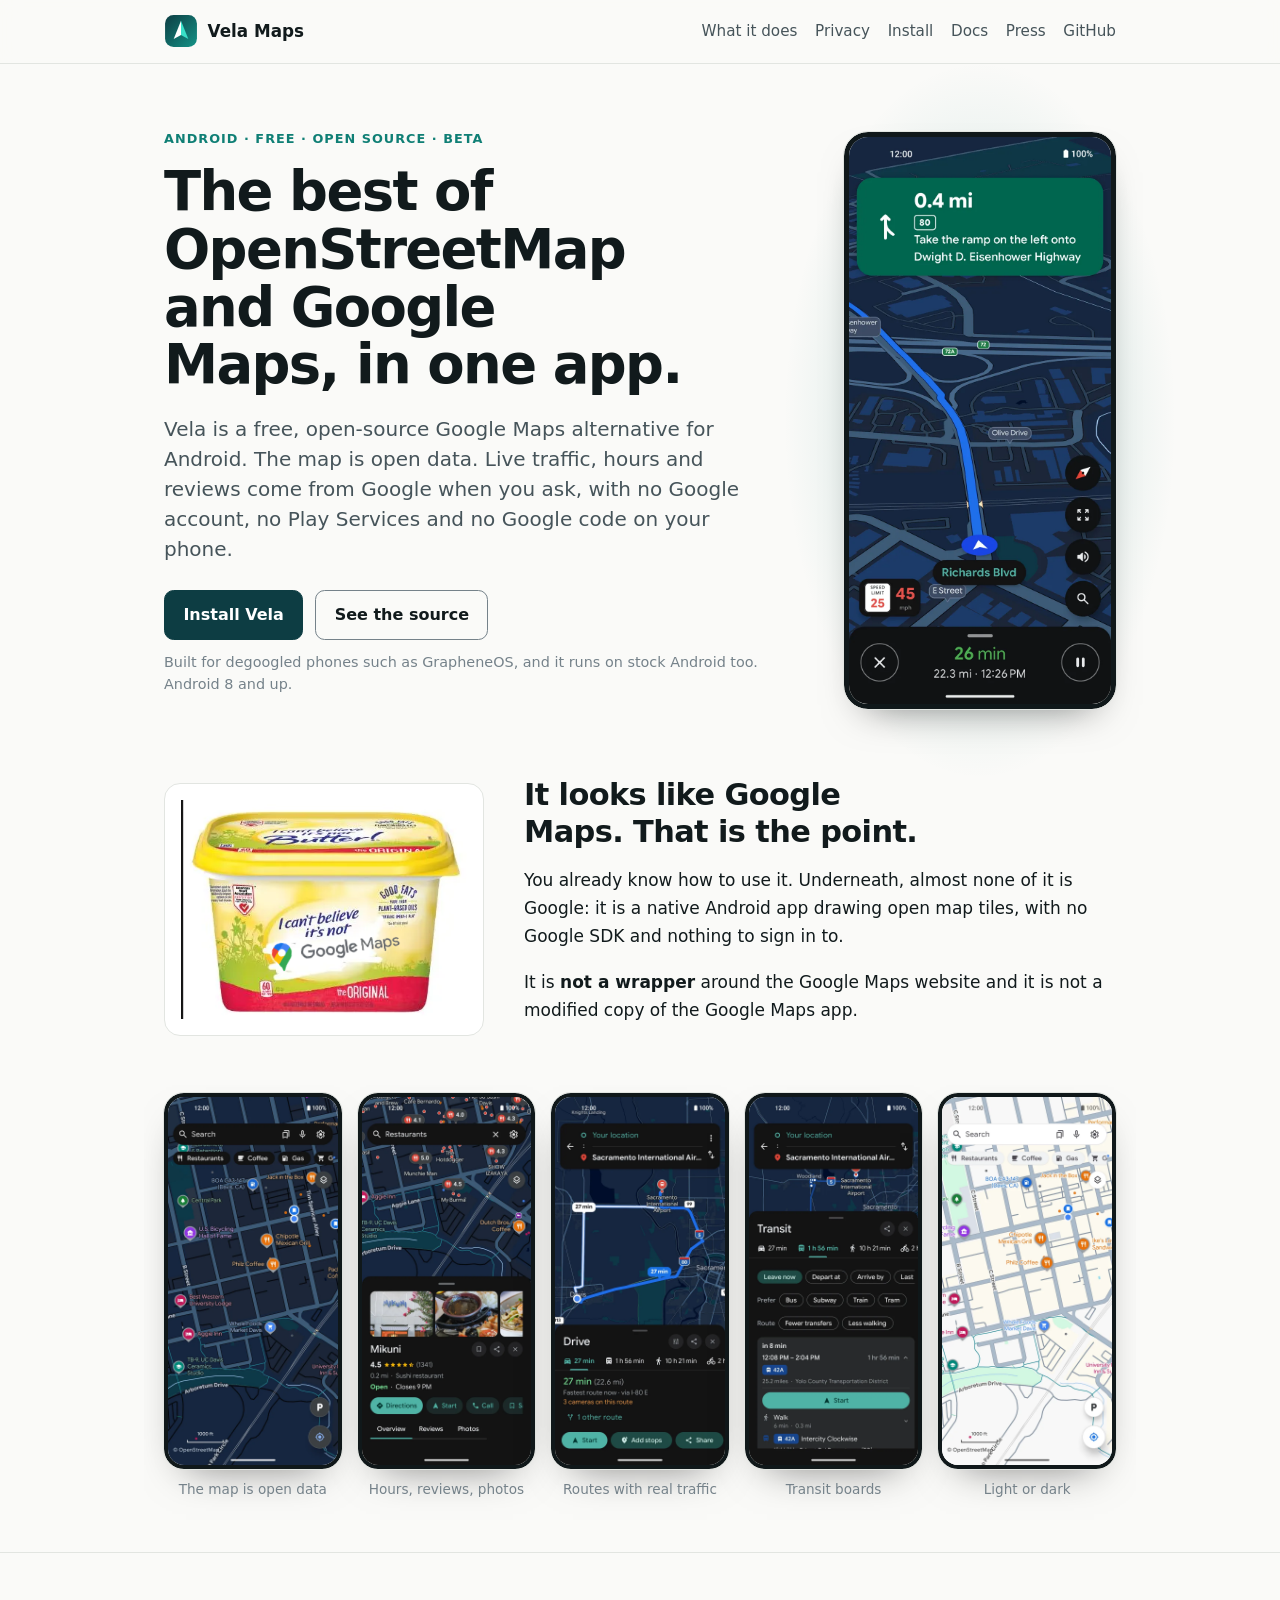
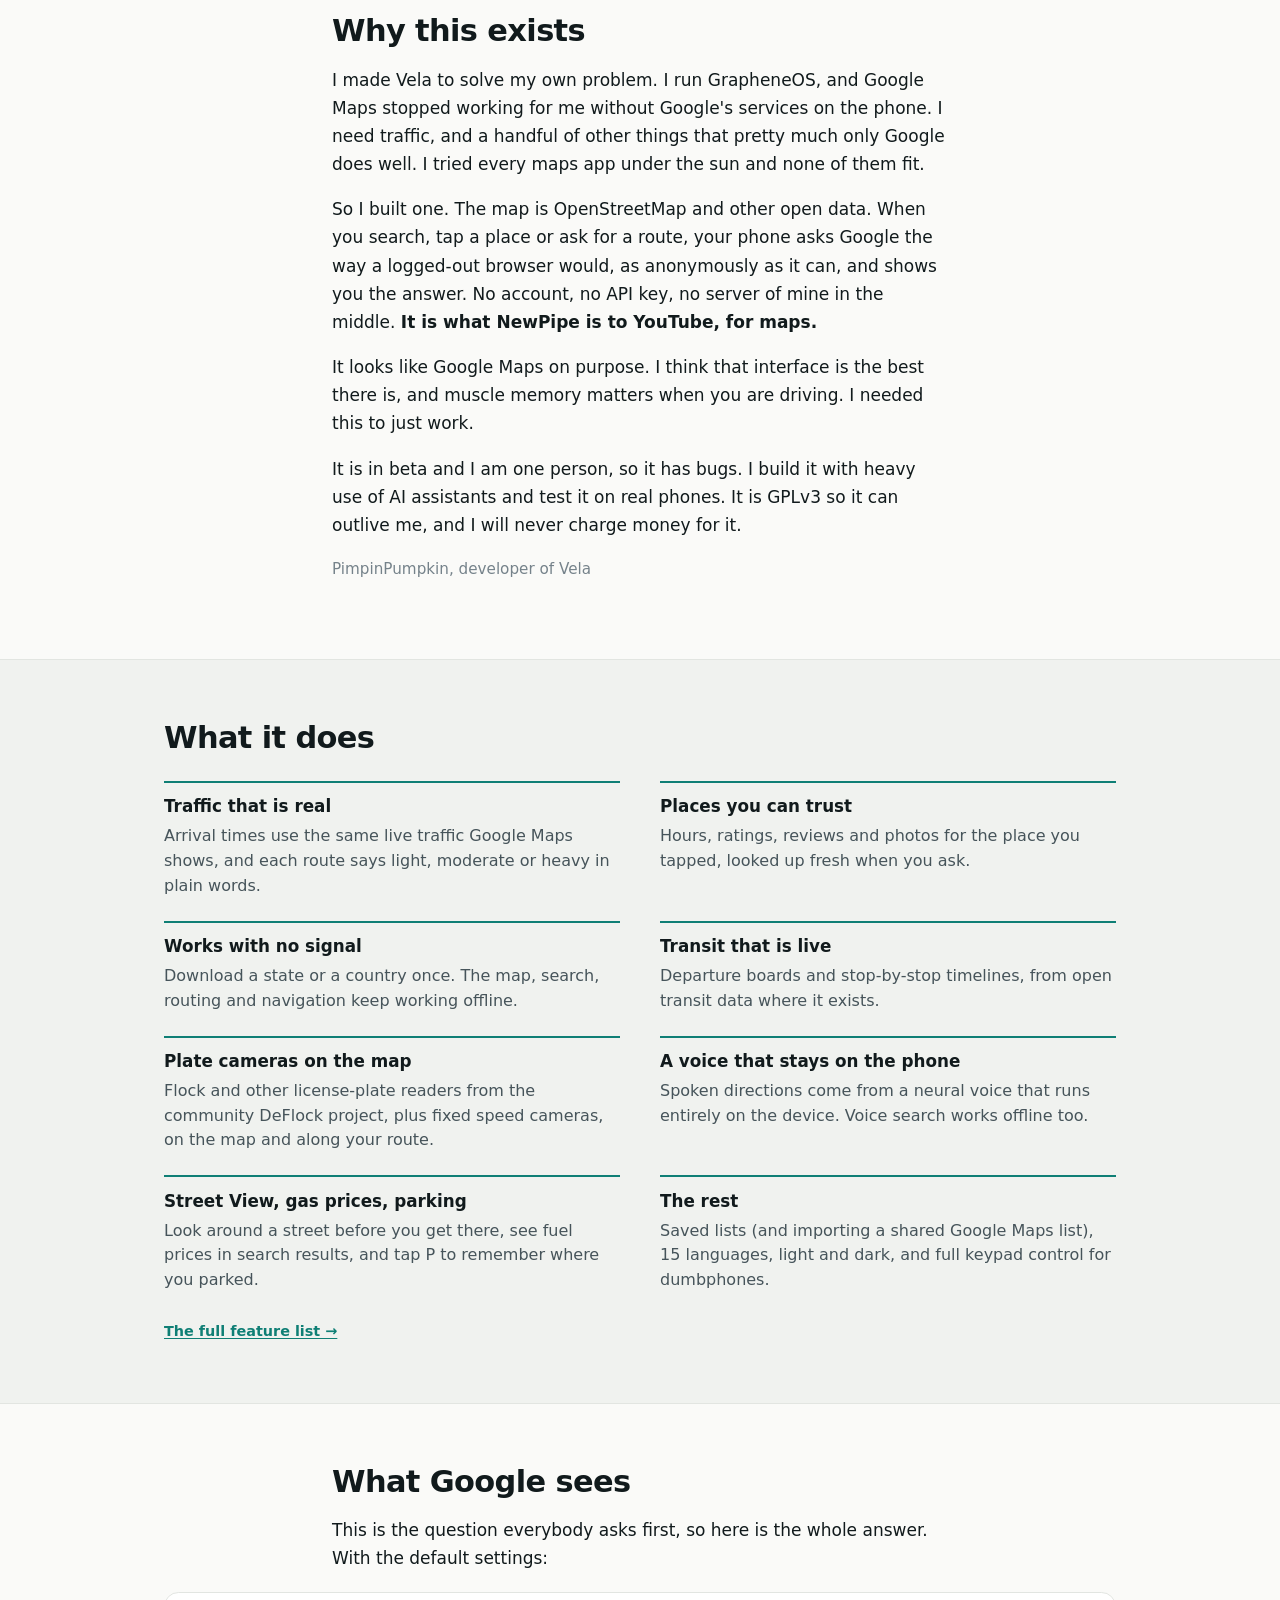
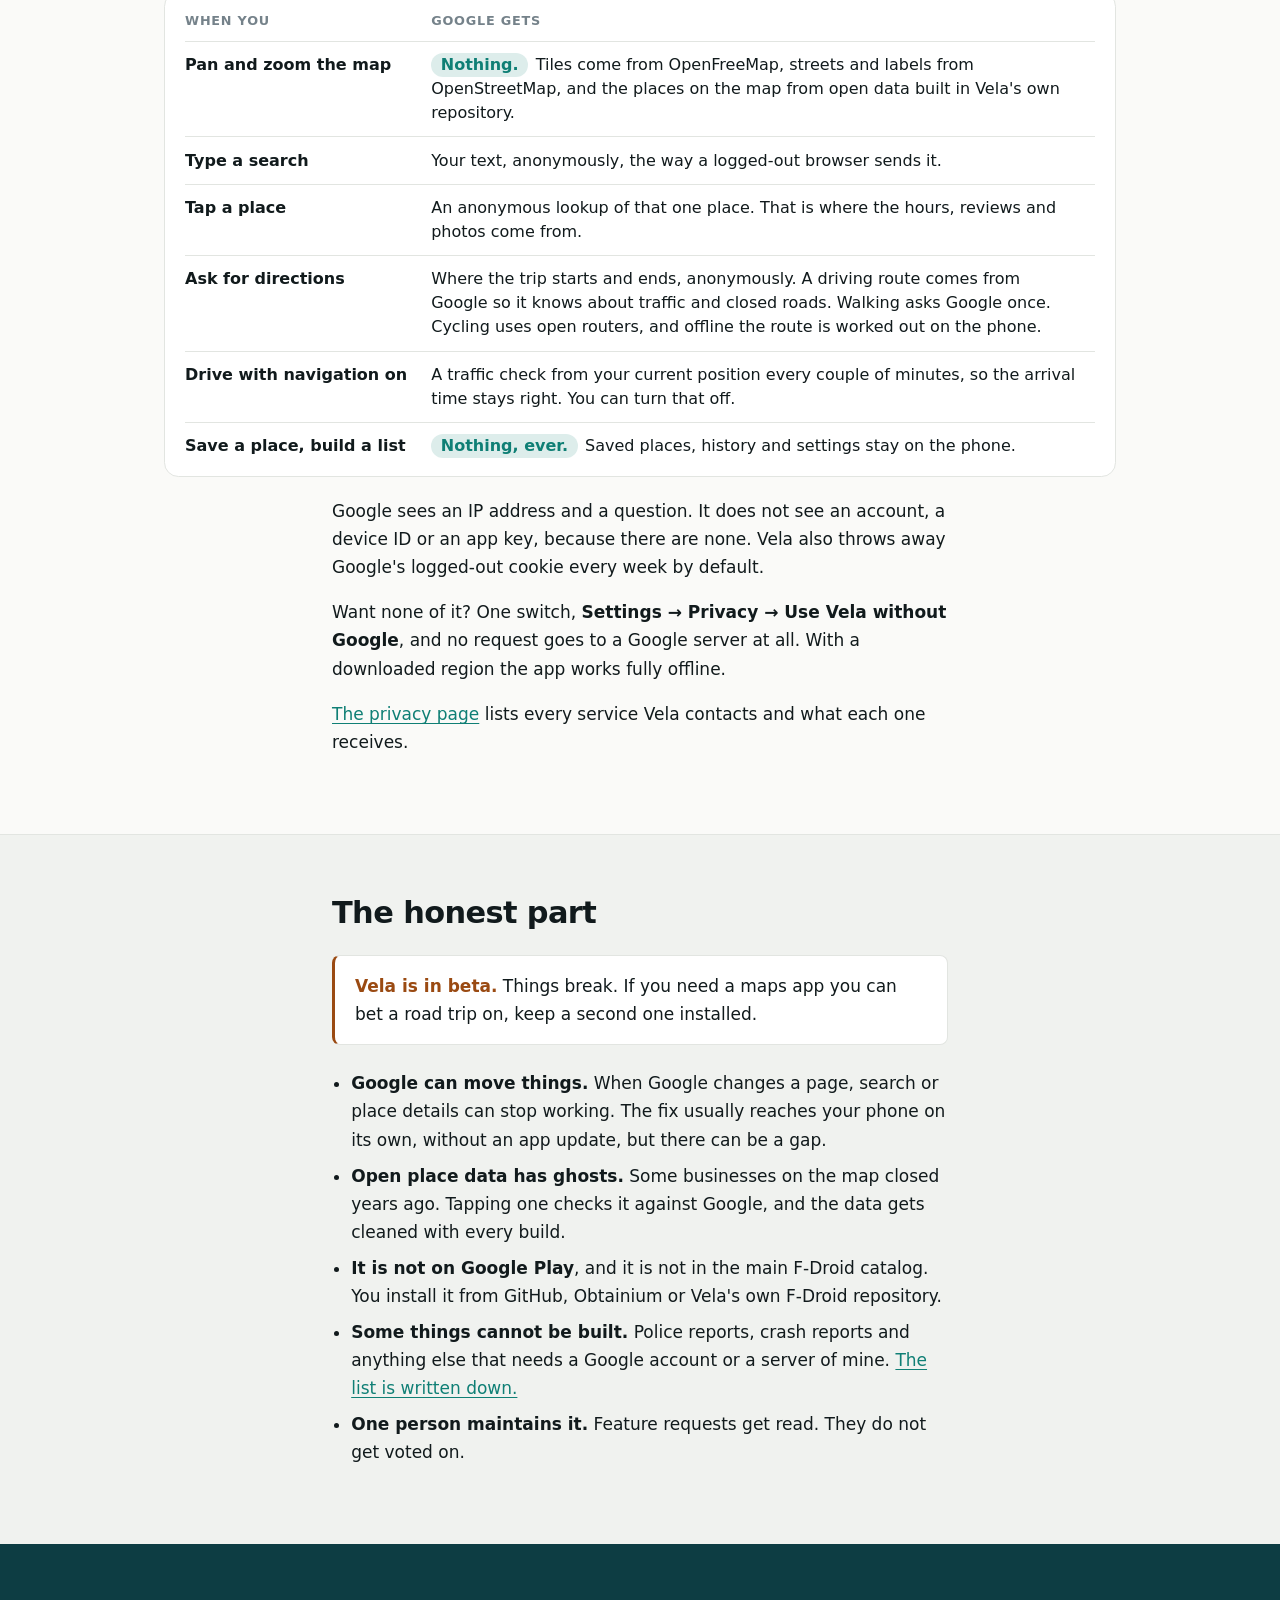
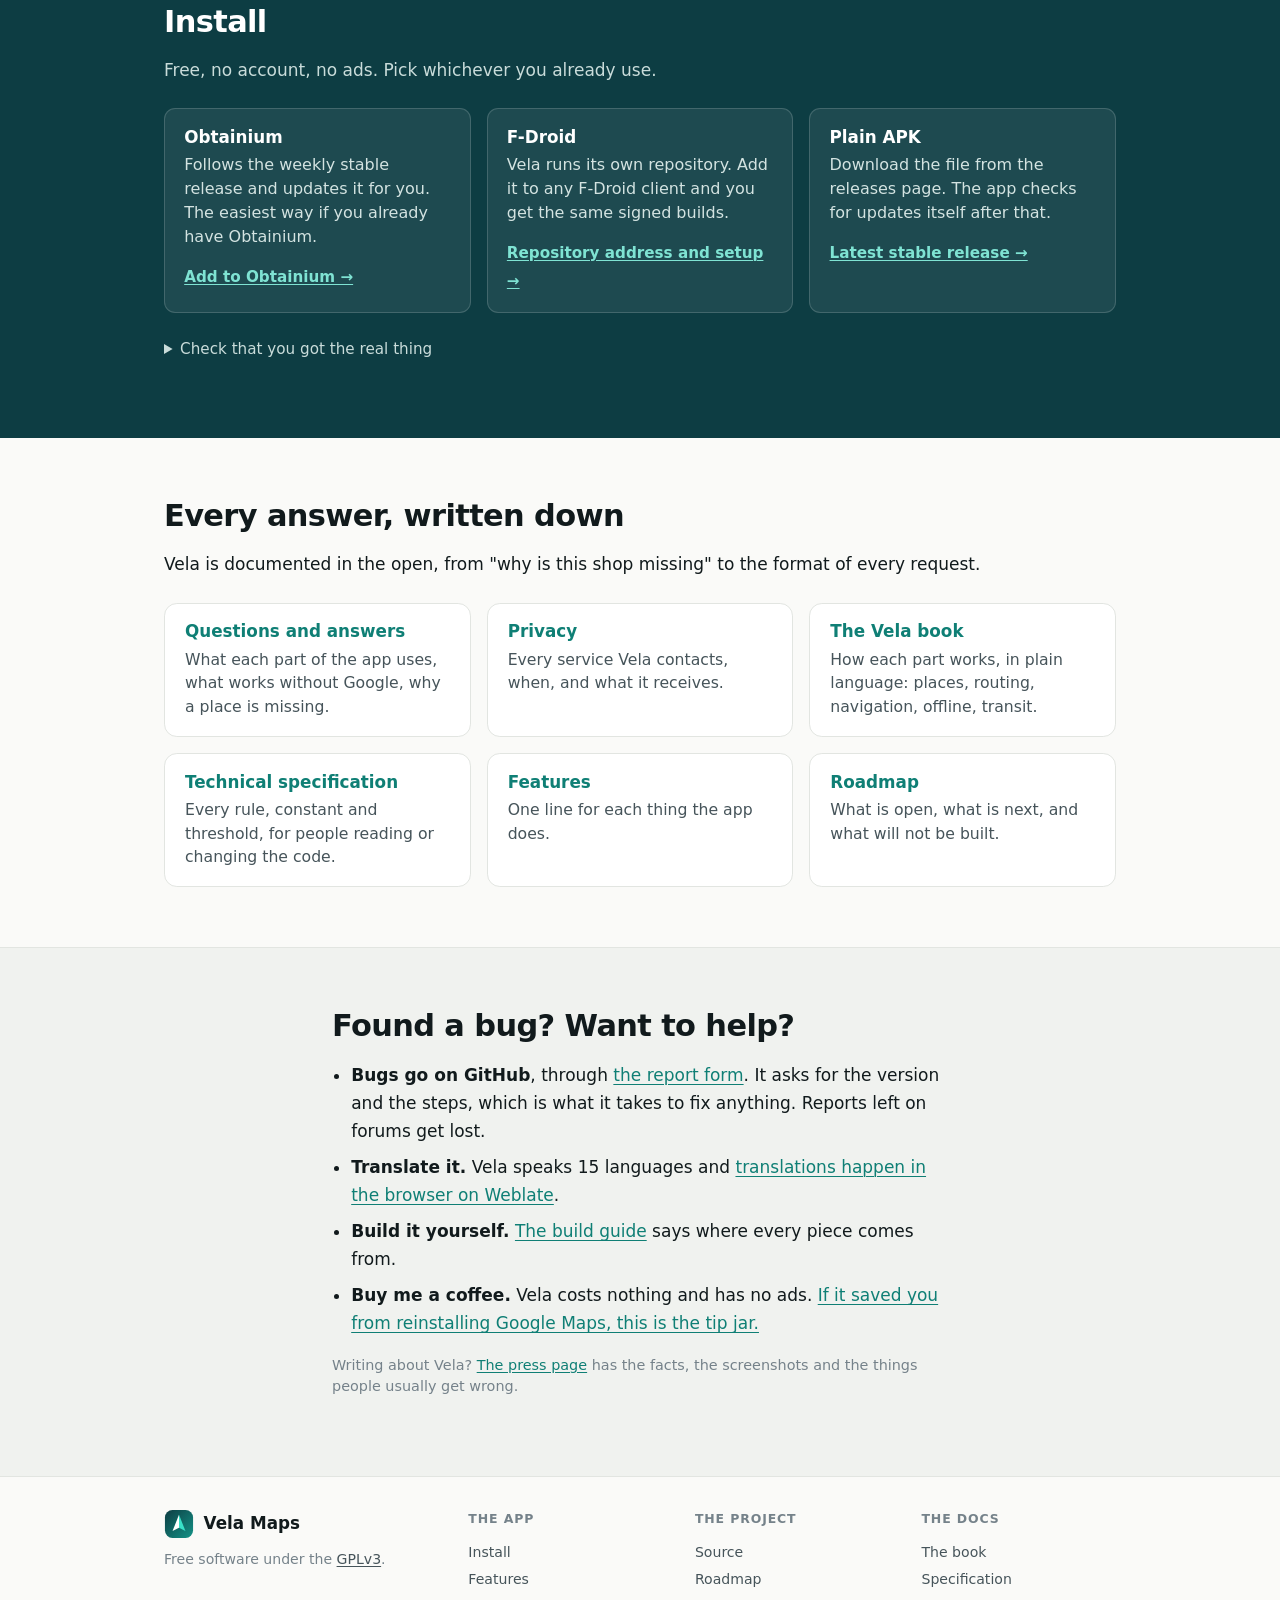
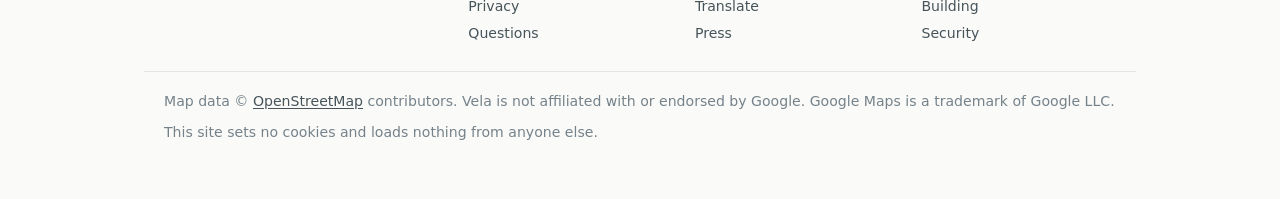
<file: site/index.html>
<!doctype html>
<html lang="en">
<head>
  <meta charset="utf-8">
  <meta name="viewport" content="width=device-width, initial-scale=1">
  <title>Vela Maps · OpenStreetMap and Google Maps in one app</title>
  <meta name="description" content="Vela is a free, open-source Google Maps alternative for Android: OpenStreetMap maps with Google's live traffic, hours and reviews, for degoogled phones and stock Android. Turn-by-turn navigation, offline regions, transit boards and Flock cameras on the map. No account, no API key, no Play Services.">
  <meta property="og:title" content="Vela Maps">
  <meta property="og:description" content="The best of OpenStreetMap and Google Maps, in one app. Free and open source, no account, no tracking.">
  <meta property="og:image" content="assets/05-navigation.webp">
  <meta property="og:type" content="website">
  <meta property="og:url" content="https://velamaps.org/">
  <link rel="canonical" href="https://velamaps.org/">
  <link rel="icon" href="assets/logo.svg" type="image/svg+xml">
  <link rel="stylesheet" href="style.css">
</head>
<body>

<header class="top">
  <a class="brand" href="./"><img src="assets/logo.svg" alt=""> Vela Maps</a>
  <nav>
    <a href="#what">What it does</a>
    <a href="privacy.html">Privacy</a>
    <a href="#install">Install</a>
    <a href="#docs">Docs</a>
    <a href="press.html">Press</a>
    <a href="https://github.com/PimpinPumpkin/Vela">GitHub</a>
  </nav>
</header>

<main>

<div class="hero wide herogrid">
  <div>
    <div class="kicker">Android · free · open source · beta</div>
    <h1>The best of OpenStreetMap and Google Maps, in one app.</h1>
    <p class="lede">Vela is a free, open-source Google Maps alternative for Android. The map is open data. Live traffic, hours and reviews come from Google when you ask, with no Google account, no Play Services and no Google code on your phone.</p>
    <div class="get">
      <a class="btn" href="#install">Install Vela</a>
      <a class="btn plain" href="https://github.com/PimpinPumpkin/Vela">See the source</a>
    </div>
    <p class="small">Built for degoogled phones such as GrapheneOS, and it runs on stock Android too. Android 8 and up.</p>
  </div>
  <figure class="phone herophone"><img src="assets/05-navigation.webp" width="720" height="1560" alt="Turn-by-turn navigation in Vela, with the speed limit and the next turn"></figure>
</div>

<section class="tubsec">
  <div class="wide tub">
    <figure class="polaroid">
      <img src="assets/not-google-maps.png" width="391" height="297" alt="A tub of I Can't Believe It's Not Butter with the word Butter replaced by the Google Maps logo">
    </figure>
    <div>
      <h2>It looks like Google Maps. That is the point.</h2>
      <p>You already know how to use it. Underneath, almost none of it is Google: it is a native Android app drawing open map tiles, with no Google SDK and nothing to sign in to.</p>
      <p>It is <mark>not a wrapper</mark> around the Google Maps website and it is not a modified copy of the Google Maps app.</p>
    </div>
  </div>
</section>

<div class="shots" aria-label="Screenshots of Vela">
  <figure class="phone"><img src="assets/01-map.webp" width="720" height="1560" alt="Vela's map in dark mode with shops and restaurants marked" loading="lazy"><figcaption>The map is open data</figcaption></figure>
  <figure class="phone"><img src="assets/03-place.webp" width="720" height="1560" alt="A place page in Vela showing hours, rating and photos" loading="lazy"><figcaption>Hours, reviews, photos</figcaption></figure>
  <figure class="phone"><img src="assets/04-directions.webp" width="720" height="1560" alt="Route options in Vela with traffic-aware times" loading="lazy"><figcaption>Routes with real traffic</figcaption></figure>
  <figure class="phone"><img src="assets/06-transit.webp" width="720" height="1560" alt="A transit departure board in Vela" loading="lazy"><figcaption>Transit boards</figcaption></figure>
  <figure class="phone"><img src="assets/08-map-light.webp" width="720" height="1560" alt="Vela's map in light mode" loading="lazy"><figcaption>Light or dark</figcaption></figure>
</div>

<section class="note">
  <div class="col">
    <h2>Why this exists</h2>
    <p>I made Vela to solve my own problem. I run GrapheneOS, and Google Maps stopped working for me without Google's services on the phone. I need traffic, and a handful of other things that pretty much only Google does well. I tried every maps app under the sun and none of them fit.</p>
    <p>So I built one. The map is OpenStreetMap and other open data. When you search, tap a place or ask for a route, your phone asks Google the way a logged-out browser would, as anonymously as it can, and shows you the answer. No account, no API key, no server of mine in the middle. <span class="wavy">It is what NewPipe is to YouTube, for maps.</span></p>
    <p>It looks like Google Maps on purpose. I think that interface is the best there is, and muscle memory matters when you are driving. I needed this to just work.</p>
    <p>It is in beta and I am one person, so it has bugs. I build it with heavy use of AI assistants and test it on real phones. It is GPLv3 so it can outlive me, and I will never charge money for it.</p>
    <p class="sig">PimpinPumpkin, developer of Vela</p>
  </div>
</section>

<section id="what" class="tint">
  <div class="wide">
    <h2>What it does</h2>
    <div class="things">
      <div><h3>Traffic that is real</h3><p>Arrival times use the same live traffic Google Maps shows, and each route says light, moderate or heavy in plain words.</p></div>
      <div><h3>Places you can trust</h3><p>Hours, ratings, reviews and photos for the place you tapped, looked up fresh when you ask.</p></div>
      <div><h3>Works with no signal</h3><p>Download a state or a country once. The map, search, routing and navigation keep working offline.</p></div>
      <div><h3>Transit that is live</h3><p>Departure boards and stop-by-stop timelines, from open transit data where it exists.</p></div>
      <div><h3>Plate cameras on the map</h3><p>Flock and other license-plate readers from the community DeFlock project, plus fixed speed cameras, on the map and along your route.</p></div>
      <div><h3>A voice that stays on the phone</h3><p>Spoken directions come from a neural voice that runs entirely on the device. Voice search works offline too.</p></div>
      <div><h3>Street View, gas prices, parking</h3><p>Look around a street before you get there, see fuel prices in search results, and tap P to remember where you parked.</p></div>
      <div><h3>The rest</h3><p>Saved lists (and importing a shared Google Maps list), 15 languages, light and dark, and full keypad control for dumbphones.</p></div>
    </div>
    <p class="small more"><a href="docs/features/">The full feature list →</a></p>
  </div>
</section>

<section id="google">
  <div class="col">
    <h2>What Google sees</h2>
    <p>This is the question everybody asks first, so here is the whole answer. With the default settings:</p>
  </div>
  <div class="wide">
    <div class="tablewrap card">
      <table>
        <thead><tr><th>When you</th><th>Google gets</th></tr></thead>
        <tbody>
          <tr><td>Pan and zoom the map</td><td><span class="nothing">Nothing.</span> Tiles come from OpenFreeMap, streets and labels from OpenStreetMap, and the places on the map from open data built in Vela's own repository.</td></tr>
          <tr><td>Type a search</td><td>Your text, anonymously, the way a logged-out browser sends it.</td></tr>
          <tr><td>Tap a place</td><td>An anonymous lookup of that one place. That is where the hours, reviews and photos come from.</td></tr>
          <tr><td>Ask for directions</td><td>Where the trip starts and ends, anonymously. A driving route comes from Google so it knows about traffic and closed roads. Walking asks Google once. Cycling uses open routers, and offline the route is worked out on the phone.</td></tr>
          <tr><td>Drive with navigation on</td><td>A traffic check from your current position every couple of minutes, so the arrival time stays right. You can turn that off.</td></tr>
          <tr><td>Save a place, build a list</td><td><span class="nothing">Nothing, ever.</span> Saved places, history and settings stay on the phone.</td></tr>
        </tbody>
      </table>
    </div>
  </div>
  <div class="col">
    <p>Google sees an IP address and a question. It does not see an account, a device ID or an app key, because there are none. Vela also throws away Google's logged-out cookie every week by default.</p>
    <p>Want none of it? One switch, <strong>Settings → Privacy → Use Vela without Google</strong>, and no request goes to a Google server at all. With a downloaded region the app works fully offline.</p>
    <p><a href="privacy.html">The privacy page</a> lists every service Vela contacts and what each one receives.</p>
  </div>
</section>

<section class="tint">
  <div class="col">
    <h2>The honest part</h2>
    <div class="box warn">
      <p><strong>Vela is in beta.</strong> Things break. If you need a maps app you can bet a road trip on, keep a second one installed.</p>
    </div>
    <ul class="plain">
      <li><strong>Google can move things.</strong> When Google changes a page, search or place details can stop working. The fix usually reaches your phone on its own, without an app update, but there can be a gap.</li>
      <li><strong>Open place data has ghosts.</strong> Some businesses on the map closed years ago. Tapping one checks it against Google, and the data gets cleaned with every build.</li>
      <li><strong>It is not on Google Play</strong>, and it is not in the main F-Droid catalog. You install it from GitHub, Obtainium or Vela's own F-Droid repository.</li>
      <li><strong>Some things cannot be built.</strong> Police reports, crash reports and anything else that needs a Google account or a server of mine. <a href="https://github.com/PimpinPumpkin/Vela/blob/main/ROADMAP.md">The list is written down.</a></li>
      <li><strong>One person maintains it.</strong> Feature requests get read. They do not get voted on.</li>
    </ul>
  </div>
</section>

<section id="install" class="band">
  <div class="wide">
    <h2>Install</h2>
    <p>Free, no account, no ads. Pick whichever you already use.</p>
    <div class="ways">
      <div class="way">
        <h3>Obtainium</h3>
        <p>Follows the weekly stable release and updates it for you. The easiest way if you already have Obtainium.</p>
        <a class="go" href="https://apps.obtainium.imranr.dev/redirect?r=obtainium://add/https://github.com/PimpinPumpkin/Vela">Add to Obtainium →</a>
      </div>
      <div class="way">
        <h3>F-Droid</h3>
        <p>Vela runs its own repository. Add it to any F-Droid client and you get the same signed builds.</p>
        <a class="go" href="docs/fdroid/">Repository address and setup →</a>
      </div>
      <div class="way">
        <h3>Plain APK</h3>
        <p>Download the file from the releases page. The app checks for updates itself after that.</p>
        <a class="go" href="https://github.com/PimpinPumpkin/Vela/releases/latest">Latest stable release →</a>
      </div>
    </div>
    <details>
      <summary>Check that you got the real thing</summary>
      <p class="small" style="margin-top:.8rem">Every Vela build, on every channel, is signed with one key. Its SHA-256 certificate fingerprint is below. Android also refuses any update signed with a different key.</p>
      <pre>29:93:8B:48:58:06:3E:42:E6:77:FF:95:C9:01:CD:48:24:8A:7F:03:2A:3A:E8:5F:9B:9E:56:17:56:8B:0D:36</pre>
    </details>
  </div>
</section>

<section id="docs">
  <div class="wide">
    <h2>Every answer, written down</h2>
    <p>Vela is documented in the open, from "why is this shop missing" to the format of every request.</p>
    <div class="docs">
      <a class="doc" href="docs/faq/"><h3>Questions and answers</h3><p>What each part of the app uses, what works without Google, why a place is missing.</p></a>
      <a class="doc" href="privacy.html"><h3>Privacy</h3><p>Every service Vela contacts, when, and what it receives.</p></a>
      <a class="doc" href="docs/book/"><h3>The Vela book</h3><p>How each part works, in plain language: places, routing, navigation, offline, transit.</p></a>
      <a class="doc" href="docs/spec/"><h3>Technical specification</h3><p>Every rule, constant and threshold, for people reading or changing the code.</p></a>
      <a class="doc" href="docs/features/"><h3>Features</h3><p>One line for each thing the app does.</p></a>
      <a class="doc" href="docs/roadmap/"><h3>Roadmap</h3><p>What is open, what is next, and what will not be built.</p></a>
    </div>
  </div>
</section>

<section class="tint">
  <div class="col">
    <h2>Found a bug? Want to help?</h2>
    <ul class="plain">
      <li><strong>Bugs go on GitHub</strong>, through <a href="https://github.com/PimpinPumpkin/Vela/issues/new/choose">the report form</a>. It asks for the version and the steps, which is what it takes to fix anything. Reports left on forums get lost.</li>
      <li><strong>Translate it.</strong> Vela speaks 15 languages and <a href="https://hosted.weblate.org/engage/vela-maps/">translations happen in the browser on Weblate</a>.</li>
      <li><strong>Build it yourself.</strong> <a href="docs/building/">The build guide</a> says where every piece comes from.</li>
      <li><strong>Buy me a coffee.</strong> Vela costs nothing and has no ads. <a href="https://buymeacoffee.com/PimpinPumpkin">If it saved you from reinstalling Google Maps, this is the tip jar.</a></li>
    </ul>
    <p class="small">Writing about Vela? <a href="press.html">The press page</a> has the facts, the screenshots and the things people usually get wrong.</p>
  </div>
</section>

</main>

<footer>
  <div class="wide footgrid">
    <div>
      <a class="brand" href="./"><img src="assets/logo.svg" alt=""> Vela Maps</a>
      <p>Free software under the <a href="https://github.com/PimpinPumpkin/Vela/blob/main/LICENSE">GPLv3</a>.</p>
    </div>
    <div><h4>The app</h4><a href="#install">Install</a><a href="docs/features/">Features</a><a href="privacy.html">Privacy</a><a href="docs/faq/">Questions</a></div>
    <div><h4>The project</h4><a href="https://github.com/PimpinPumpkin/Vela">Source</a><a href="docs/roadmap/">Roadmap</a><a href="https://hosted.weblate.org/engage/vela-maps/">Translate</a><a href="press.html">Press</a></div>
    <div><h4>The docs</h4><a href="docs/book/">The book</a><a href="docs/spec/">Specification</a><a href="docs/building/">Building</a><a href="docs/security/">Security</a></div>
  </div>
  <div class="wide legal">
    <p>Map data © <a href="https://www.openstreetmap.org/copyright">OpenStreetMap</a> contributors. Vela is not affiliated with or endorsed by Google. Google Maps is a trademark of Google LLC.</p>
    <p>This site sets no cookies and loads nothing from anyone else.</p>
  </div>
</footer>

</body>
</html>
</file>
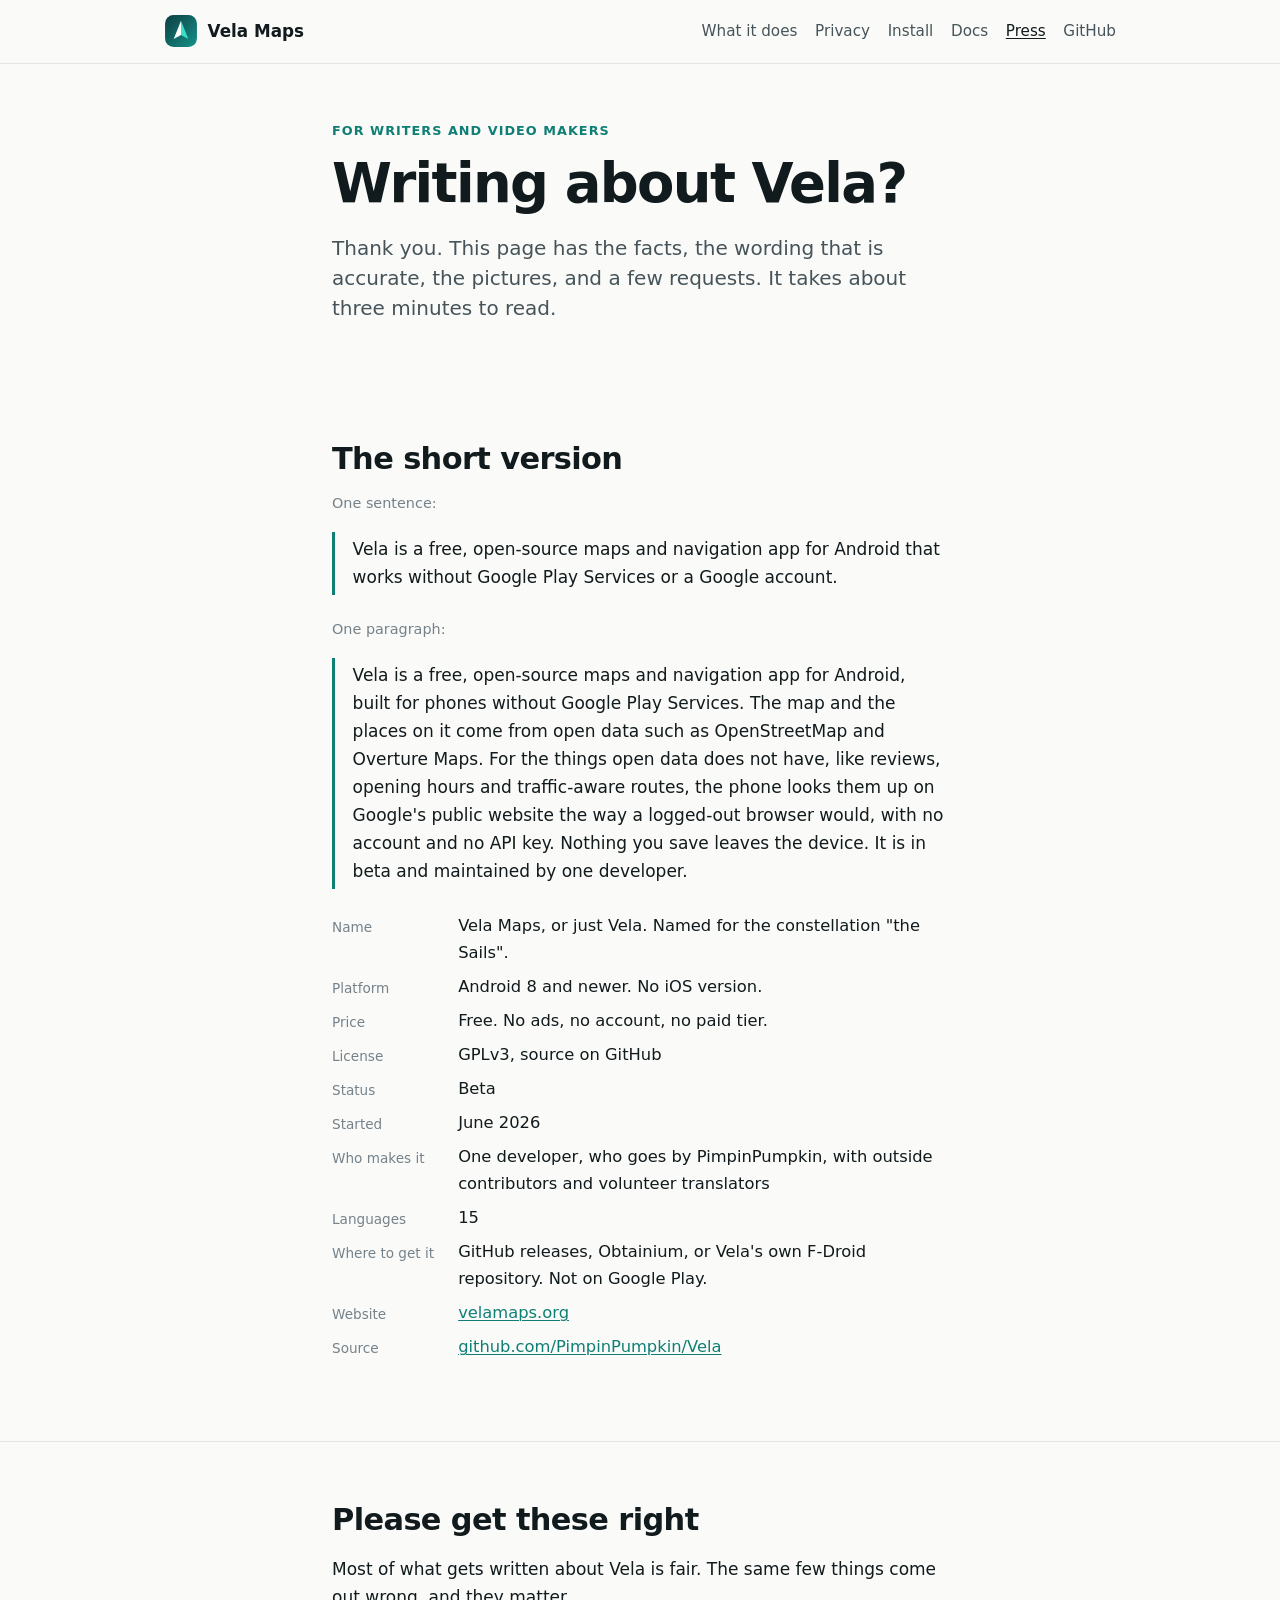
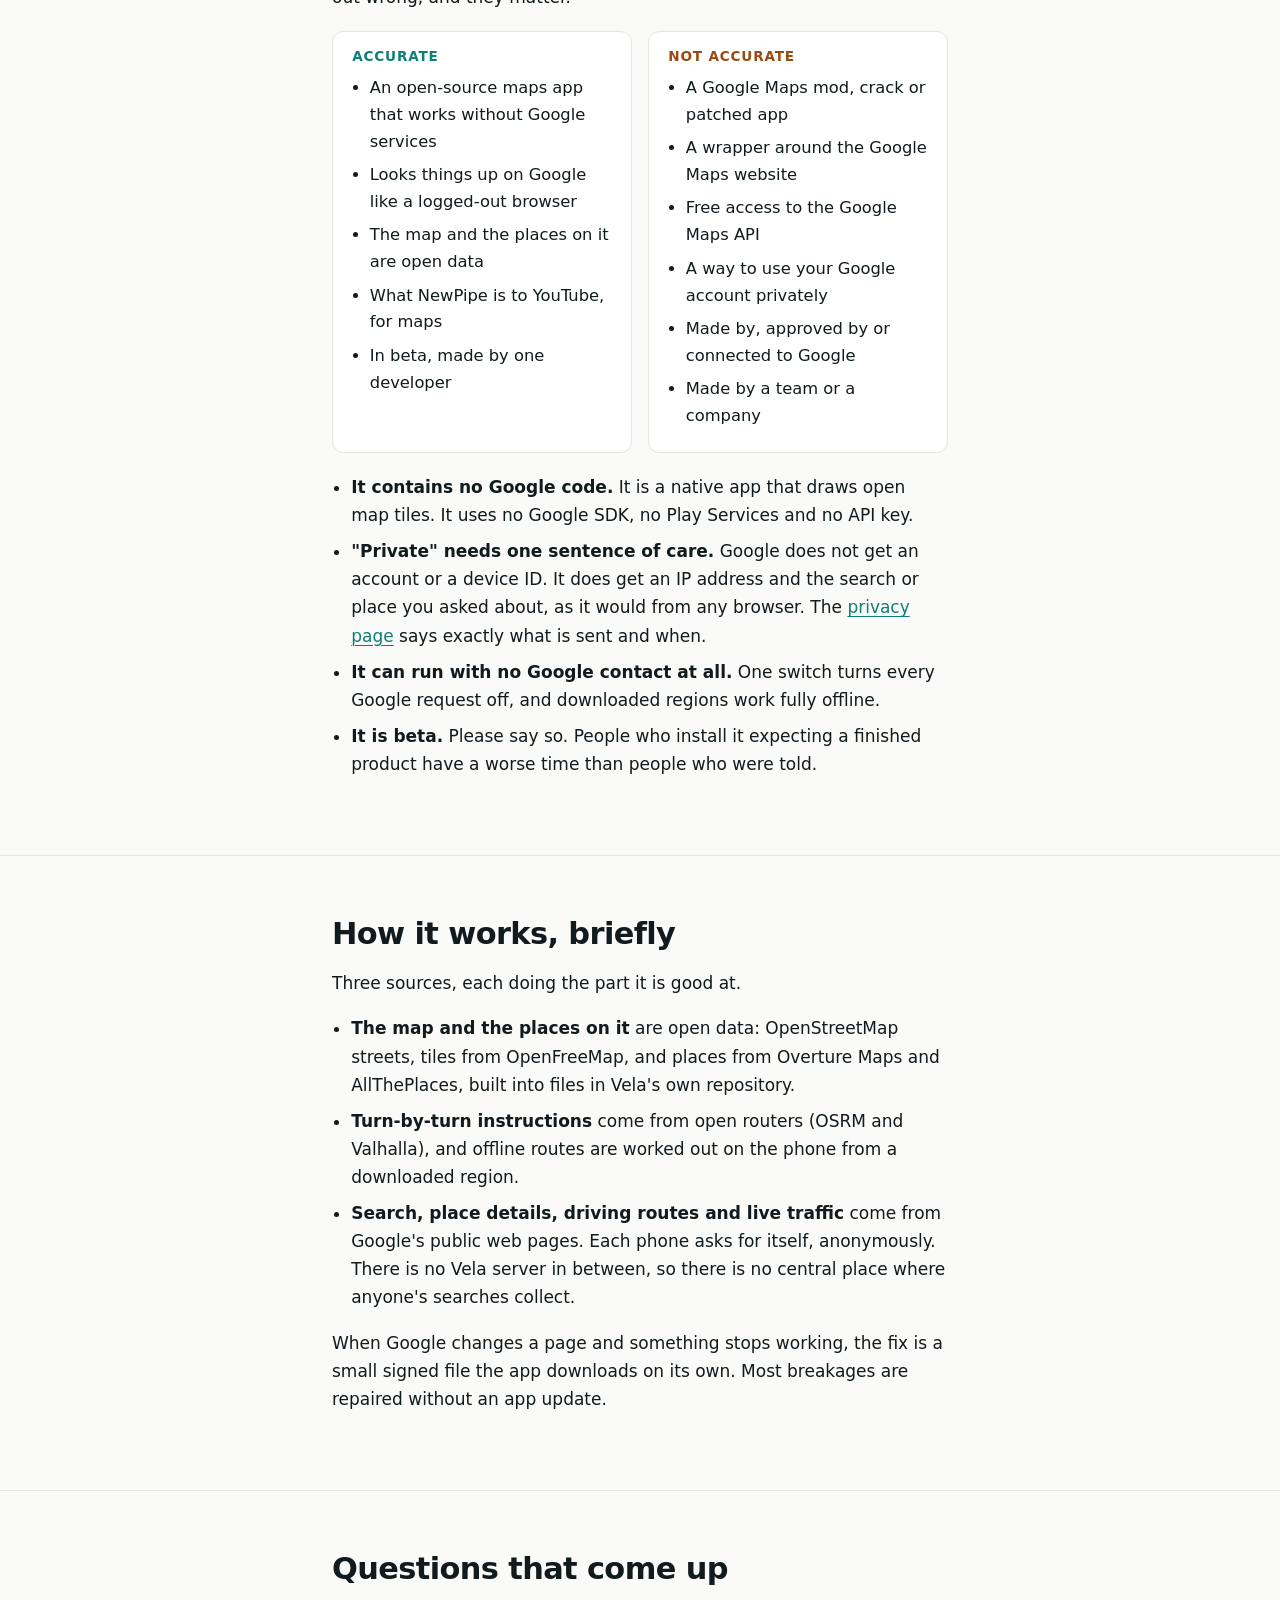
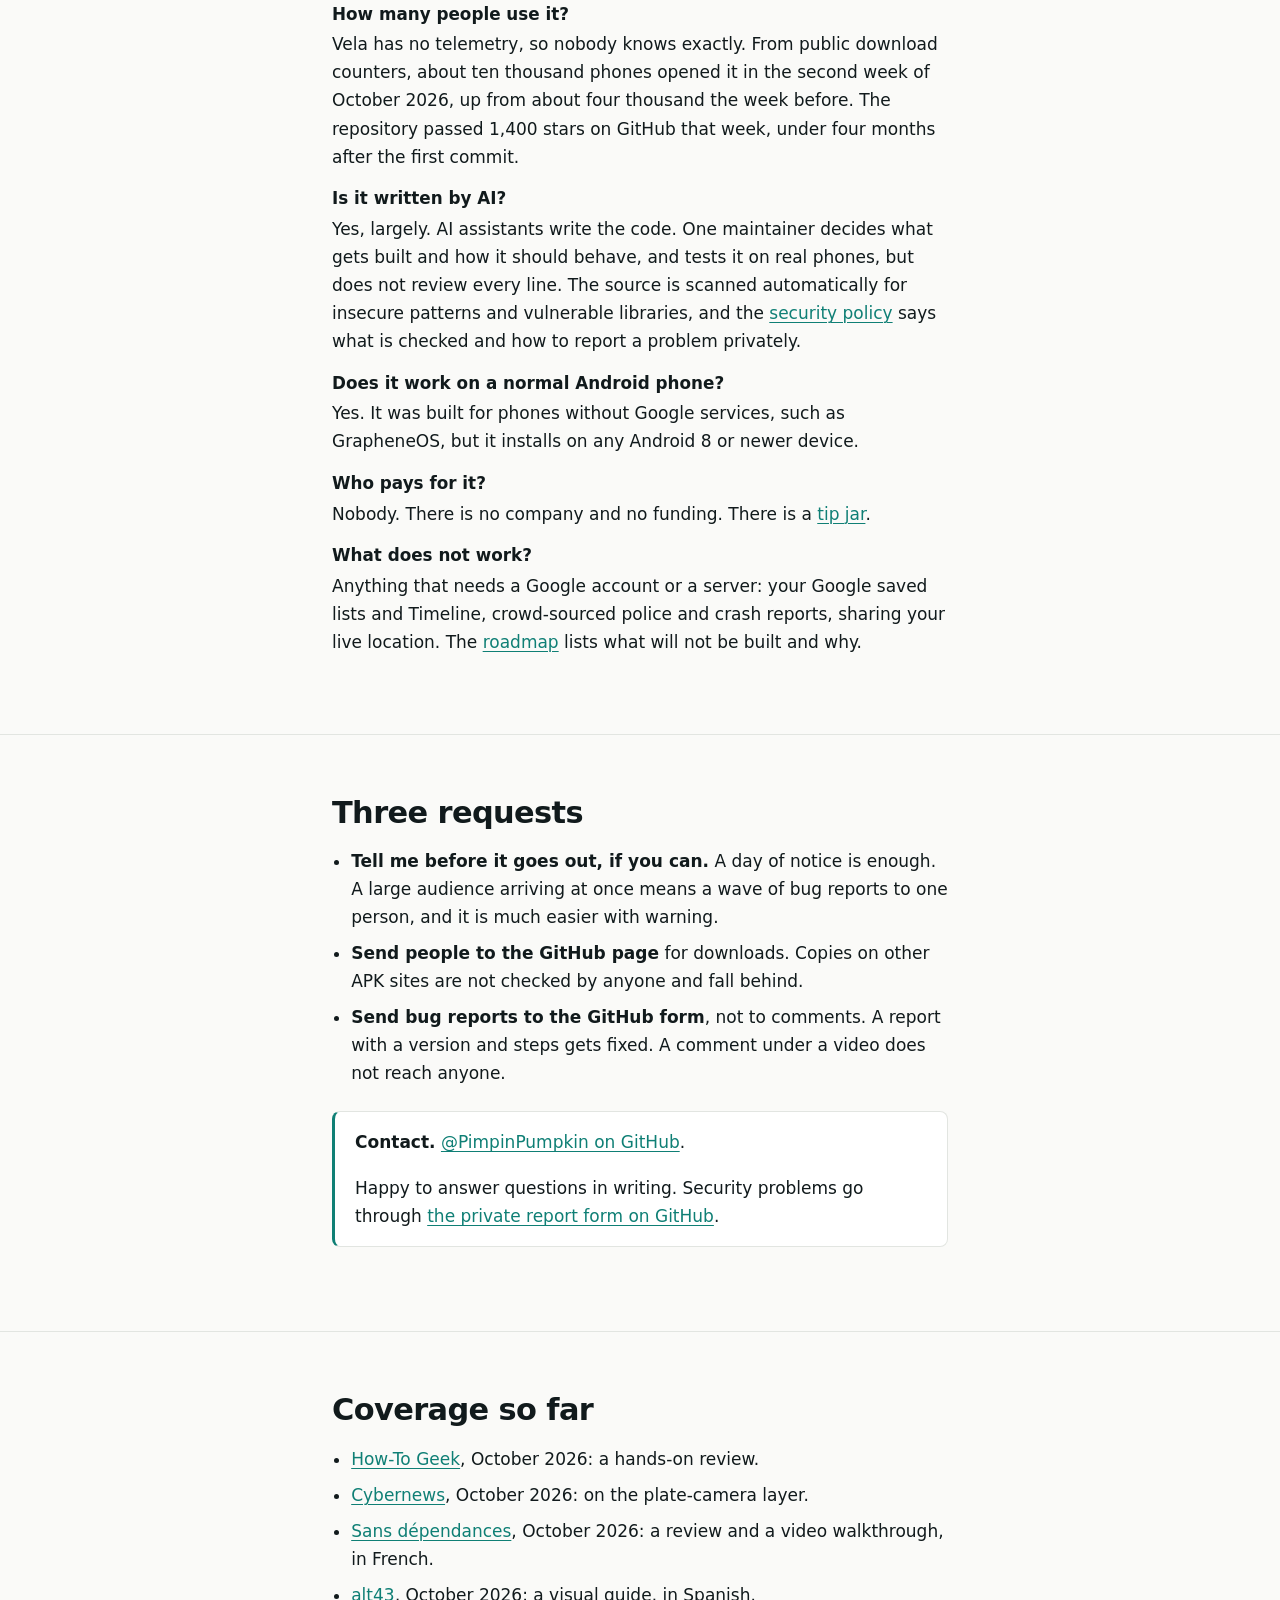
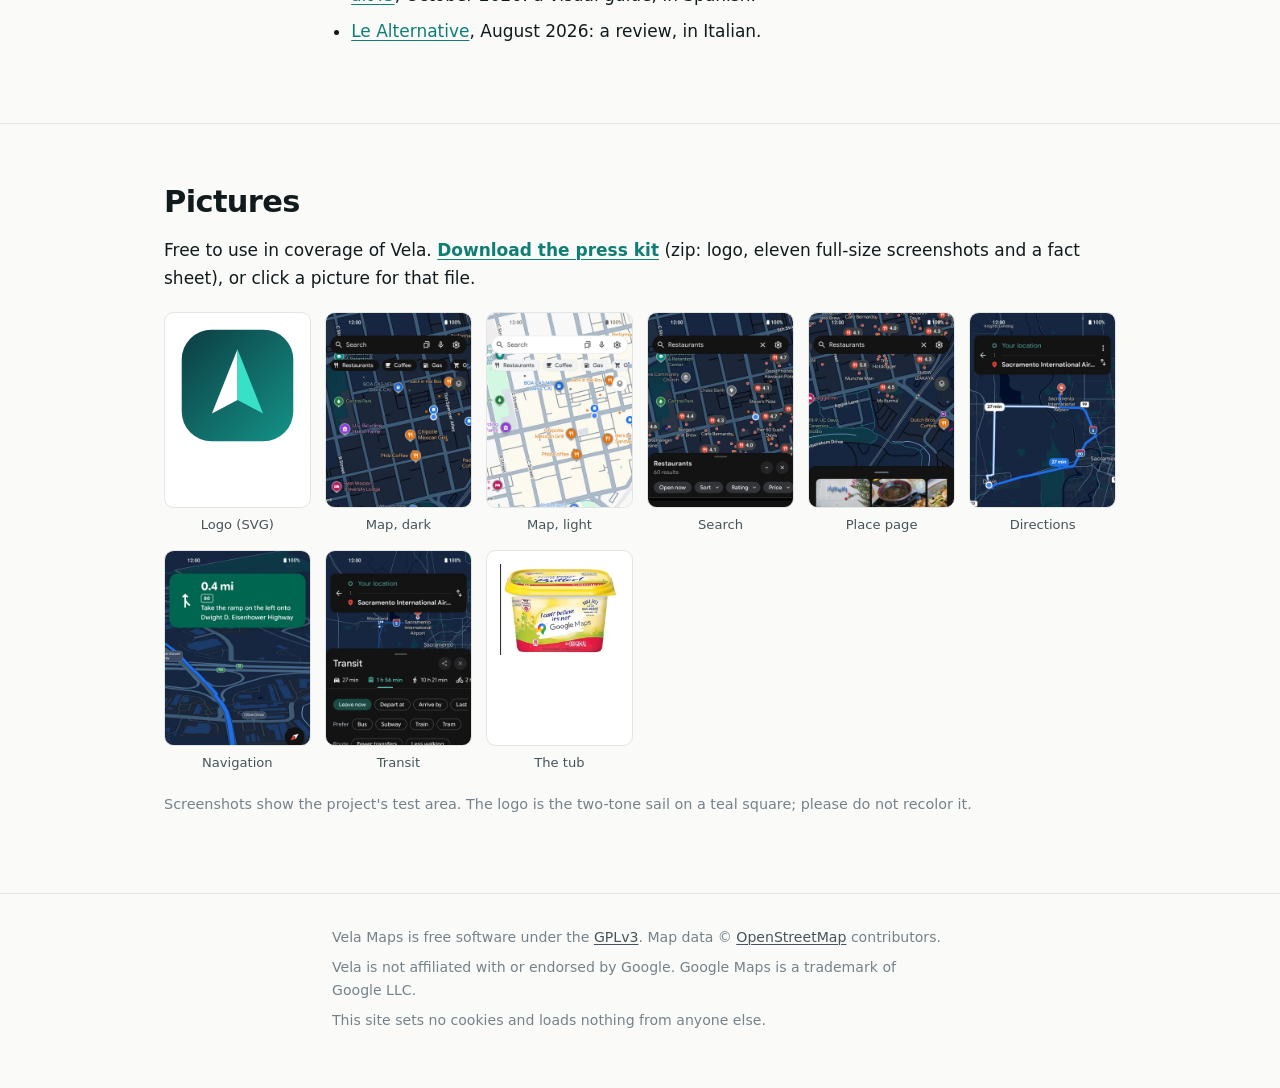
<file: site/press.html>
<!doctype html>
<html lang="en">
<head>
  <meta charset="utf-8">
  <meta name="viewport" content="width=device-width, initial-scale=1">
  <title>Press · Vela Maps</title>
  <meta name="description" content="Facts, wording, screenshots and contact for anyone writing or making a video about Vela Maps.">
  <link rel="canonical" href="https://velamaps.org/press">
  <link rel="icon" href="assets/logo.svg" type="image/svg+xml">
  <link rel="stylesheet" href="style.css">
</head>
<body>

<header class="top">
  <a class="brand" href="./"><img src="assets/logo.svg" alt=""> Vela Maps</a>
  <nav>
    <a href="./#what">What it does</a>
    <a href="privacy.html">Privacy</a>
    <a href="./#install">Install</a>
    <a href="./#docs">Docs</a>
    <a href="press.html" aria-current="page">Press</a>
    <a href="https://github.com/PimpinPumpkin/Vela">GitHub</a>
  </nav>
</header>

<main>

<div class="hero col">
  <div class="kicker">For writers and video makers</div>
  <h1>Writing about Vela?</h1>
  <p class="lede">Thank you. This page has the facts, the wording that is accurate, the pictures, and a few requests. It takes about three minutes to read.</p>
</div>

<section>
  <div class="col">
    <h2>The short version</h2>
    <p class="small">One sentence:</p>
    <blockquote class="copy"><p>Vela is a free, open-source maps and navigation app for Android that works without Google Play Services or a Google account.</p></blockquote>
    <p class="small">One paragraph:</p>
    <blockquote class="copy"><p>Vela is a free, open-source maps and navigation app for Android, built for phones without Google Play Services. The map and the places on it come from open data such as OpenStreetMap and Overture Maps. For the things open data does not have, like reviews, opening hours and traffic-aware routes, the phone looks them up on Google's public website the way a logged-out browser would, with no account and no API key. Nothing you save leaves the device. It is in beta and maintained by one developer.</p></blockquote>

    <dl class="facts">
      <dt>Name</dt><dd>Vela Maps, or just Vela. Named for the constellation "the Sails".</dd>
      <dt>Platform</dt><dd>Android 8 and newer. No iOS version.</dd>
      <dt>Price</dt><dd>Free. No ads, no account, no paid tier.</dd>
      <dt>License</dt><dd>GPLv3, source on GitHub</dd>
      <dt>Status</dt><dd>Beta</dd>
      <dt>Started</dt><dd>June 2026</dd>
      <dt>Who makes it</dt><dd>One developer, who goes by PimpinPumpkin, with outside contributors and volunteer translators</dd>
      <dt>Languages</dt><dd>15</dd>
      <dt>Where to get it</dt><dd>GitHub releases, Obtainium, or Vela's own F-Droid repository. Not on Google Play.</dd>
      <dt>Website</dt><dd><a href="https://velamaps.org/">velamaps.org</a></dd>
      <dt>Source</dt><dd><a href="https://github.com/PimpinPumpkin/Vela">github.com/PimpinPumpkin/Vela</a></dd>
    </dl>
  </div>
</section>

<section>
  <div class="col">
    <h2>Please get these right</h2>
    <p>Most of what gets written about Vela is fair. The same few things come out wrong, and they matter.</p>
    <div class="say">
      <div class="yes">
        <h3>Accurate</h3>
        <ul>
          <li>An open-source maps app that works without Google services</li>
          <li>Looks things up on Google like a logged-out browser</li>
          <li>The map and the places on it are open data</li>
          <li>What NewPipe is to YouTube, for maps</li>
          <li>In beta, made by one developer</li>
        </ul>
      </div>
      <div class="no">
        <h3>Not accurate</h3>
        <ul>
          <li>A Google Maps mod, crack or patched app</li>
          <li>A wrapper around the Google Maps website</li>
          <li>Free access to the Google Maps API</li>
          <li>A way to use your Google account privately</li>
          <li>Made by, approved by or connected to Google</li>
          <li>Made by a team or a company</li>
        </ul>
      </div>
    </div>
    <ul class="plain">
      <li><strong>It contains no Google code.</strong> It is a native app that draws open map tiles. It uses no Google SDK, no Play Services and no API key.</li>
      <li><strong>"Private" needs one sentence of care.</strong> Google does not get an account or a device ID. It does get an IP address and the search or place you asked about, as it would from any browser. The <a href="privacy.html">privacy page</a> says exactly what is sent and when.</li>
      <li><strong>It can run with no Google contact at all.</strong> One switch turns every Google request off, and downloaded regions work fully offline.</li>
      <li><strong>It is beta.</strong> Please say so. People who install it expecting a finished product have a worse time than people who were told.</li>
    </ul>
  </div>
</section>

<section>
  <div class="col">
    <h2>How it works, briefly</h2>
    <p>Three sources, each doing the part it is good at.</p>
    <ul class="plain">
      <li><strong>The map and the places on it</strong> are open data: OpenStreetMap streets, tiles from OpenFreeMap, and places from Overture Maps and AllThePlaces, built into files in Vela's own repository.</li>
      <li><strong>Turn-by-turn instructions</strong> come from open routers (OSRM and Valhalla), and offline routes are worked out on the phone from a downloaded region.</li>
      <li><strong>Search, place details, driving routes and live traffic</strong> come from Google's public web pages. Each phone asks for itself, anonymously. There is no Vela server in between, so there is no central place where anyone's searches collect.</li>
    </ul>
    <p>When Google changes a page and something stops working, the fix is a small signed file the app downloads on its own. Most breakages are repaired without an app update.</p>
  </div>
</section>

<section>
  <div class="col">
    <h2>Questions that come up</h2>

    <h3>How many people use it?</h3>
    <p>Vela has no telemetry, so nobody knows exactly. From public download counters, about ten thousand phones opened it in the second week of October 2026, up from about four thousand the week before. The repository passed 1,400 stars on GitHub that week, under four months after the first commit.</p>

    <h3>Is it written by AI?</h3>
    <p>Yes, largely. AI assistants write the code. One maintainer decides what gets built and how it should behave, and tests it on real phones, but does not review every line. The source is scanned automatically for insecure patterns and vulnerable libraries, and the <a href="https://github.com/PimpinPumpkin/Vela/blob/main/SECURITY.md">security policy</a> says what is checked and how to report a problem privately.</p>

    <h3>Does it work on a normal Android phone?</h3>
    <p>Yes. It was built for phones without Google services, such as GrapheneOS, but it installs on any Android 8 or newer device.</p>

    <h3>Who pays for it?</h3>
    <p>Nobody. There is no company and no funding. There is a <a href="https://buymeacoffee.com/PimpinPumpkin">tip jar</a>.</p>

    <h3>What does not work?</h3>
    <p>Anything that needs a Google account or a server: your Google saved lists and Timeline, crowd-sourced police and crash reports, sharing your live location. The <a href="https://github.com/PimpinPumpkin/Vela/blob/main/ROADMAP.md">roadmap</a> lists what will not be built and why.</p>
  </div>
</section>

<section>
  <div class="col">
    <h2>Three requests</h2>
    <ul class="plain">
      <li><strong>Tell me before it goes out, if you can.</strong> A day of notice is enough. A large audience arriving at once means a wave of bug reports to one person, and it is much easier with warning.</li>
      <li><strong>Send people to the GitHub page</strong> for downloads. Copies on other APK sites are not checked by anyone and fall behind.</li>
      <li><strong>Send bug reports to the GitHub form</strong>, not to comments. A report with a version and steps gets fixed. A comment under a video does not reach anyone.</li>
    </ul>
    <div class="box">
      <p><strong>Contact.</strong> <a href="https://github.com/PimpinPumpkin">@PimpinPumpkin on GitHub</a>.</p>
      <p>Happy to answer questions in writing. Security problems go through <a href="https://github.com/PimpinPumpkin/Vela/security/advisories/new">the private report form on GitHub</a>.</p>
    </div>
  </div>
</section>

<section>
  <div class="col">
    <h2>Coverage so far</h2>
    <ul class="plain">
      <li><a href="https://www.howtogeek.com/i-tried-a-de-googled-version-of-google-maps-and-its-the-most-impressive-foss-navigator-ive-tried-yet/">How-To Geek</a>, October 2026: a hands-on review.</li>
      <li><a href="https://cybernews.com/privacy/new-maps-app-helps-degooglers-dodge-flock-cameras/">Cybernews</a>, October 2026: on the plate-camera layer.</li>
      <li><a href="https://sansdependances.fr/posts/vela-google-maps-sans-google-vraiment/">Sans dépendances</a>, October 2026: a review and a video walkthrough, in French.</li>
      <li><a href="https://alt43.es/guia-visual-vela-maps-vs-google-maps/">alt43</a>, October 2026: a visual guide, in Spanish.</li>
      <li><a href="https://blog.lealternative.net/2026/08/11/vela-maps-un-front-end-alternativo-e-open-source-per-google-maps/">Le Alternative</a>, August 2026: a review, in Italian.</li>
    </ul>
  </div>
</section>

<section>
  <div class="wide">
    <h2>Pictures</h2>
    <p>Free to use in coverage of Vela. <a href="vela-press-kit.zip"><strong>Download the press kit</strong></a> (zip: logo, eleven full-size screenshots and a fact sheet), or click a picture for that file.</p>
    <div class="kit">
      <a href="assets/logo.svg"><img class="contain" src="assets/logo.svg" alt="Vela logo">Logo (SVG)</a>
      <a href="assets/01-map.webp"><img src="assets/01-map.webp" alt="Map, dark" loading="lazy">Map, dark</a>
      <a href="assets/08-map-light.webp"><img src="assets/08-map-light.webp" alt="Map, light" loading="lazy">Map, light</a>
      <a href="assets/02-search.webp"><img src="assets/02-search.webp" alt="Search" loading="lazy">Search</a>
      <a href="assets/03-place.webp"><img src="assets/03-place.webp" alt="Place page" loading="lazy">Place page</a>
      <a href="assets/04-directions.webp"><img src="assets/04-directions.webp" alt="Directions" loading="lazy">Directions</a>
      <a href="assets/05-navigation.webp"><img src="assets/05-navigation.webp" alt="Navigation" loading="lazy">Navigation</a>
      <a href="assets/06-transit.webp"><img src="assets/06-transit.webp" alt="Transit" loading="lazy">Transit</a>
      <a href="assets/not-google-maps.png"><img class="contain" src="assets/not-google-maps.png" alt="The I can't believe it's not Google Maps tub" loading="lazy">The tub</a>
    </div>
    <p class="small">Screenshots show the project's test area. The logo is the two-tone sail on a teal square; please do not recolor it.</p>
  </div>
</section>

</main>

<footer>
  <div class="col">
    <p>Vela Maps is free software under the <a href="https://github.com/PimpinPumpkin/Vela/blob/main/LICENSE">GPLv3</a>. Map data © <a href="https://www.openstreetmap.org/copyright">OpenStreetMap</a> contributors.</p>
    <p>Vela is not affiliated with or endorsed by Google. Google Maps is a trademark of Google LLC.</p>
    <p>This site sets no cookies and loads nothing from anyone else.</p>
  </div>
</footer>

</body>
</html>
</file>
<file: site/style.css>
/* Vela site. Plain CSS, no build step, no fonts or scripts loaded from anywhere else. */

:root {
  --paper: #fafaf8;
  --paper-2: #f0f2ef;
  --ink: #111a1c;
  --ink-2: #46545a;
  --ink-3: #75828a;
  --rule: #e2e5e1;
  --teal: #0f7f75;
  --teal-deep: #0d3d43;
  --warn: #9a4a12;
  --card: #ffffff;
  --sans: system-ui, -apple-system, "Segoe UI", Roboto, "Helvetica Neue", sans-serif;
  --serif: var(--sans);
  --mono: ui-monospace, "SF Mono", Menlo, Consolas, monospace;
  --text: 41rem;
  --wide: 62rem;
}

@media (prefers-color-scheme: dark) {
  :root {
    --paper: #0c1416;
    --paper-2: #131d20;
    --ink: #eef2f1;
    --ink-2: #b4c0c2;
    --ink-3: #7f8d90;
    --rule: #223033;
    --teal: #3fd0bd;
    --teal-deep: #0f5a57;
    --warn: #e8a56a;
    --card: #121c1f;
  }
}

* { box-sizing: border-box; }

html { -webkit-text-size-adjust: 100%; scroll-behavior: smooth; }

body {
  margin: 0;
  background: var(--paper);
  color: var(--ink);
  font-family: var(--serif);
  font-size: 1.0625rem;
  line-height: 1.65;
  text-rendering: optimizeLegibility;
}

a { color: var(--teal); text-underline-offset: 0.15em; text-decoration-thickness: 0.06em; }
a:hover { text-decoration-thickness: 0.12em; }

img { max-width: 100%; height: auto; }

.col { max-width: var(--text); margin: 0 auto; padding: 0 1.25rem; }
.wide { max-width: var(--wide); margin: 0 auto; padding: 0 1.25rem; }

/* ---- top bar ---- */

.top {
  display: flex; align-items: center; gap: 1rem; flex-wrap: wrap;
  max-width: var(--wide); margin: 0 auto; padding: 0.9rem 1.25rem;
  font-family: var(--sans); font-size: 0.95rem;
}
body > .top { position: sticky; top: 0; z-index: 5; max-width: none; padding-left: max(1.25rem, calc((100% - var(--wide)) / 2 + 1.25rem)); padding-right: max(1.25rem, calc((100% - var(--wide)) / 2 + 1.25rem)); background: color-mix(in srgb, var(--paper) 88%, transparent); backdrop-filter: blur(10px); -webkit-backdrop-filter: blur(10px); border-bottom: 1px solid var(--rule); }
.top .brand { display: flex; align-items: center; gap: 0.6rem; color: var(--ink); text-decoration: none; font-weight: 650; font-size: 1.05rem; }
.top .brand img { width: 34px; height: 34px; }
.top nav { margin-left: auto; display: flex; gap: 1.1rem; flex-wrap: wrap; }
.top nav a { color: var(--ink-2); text-decoration: none; }
@media (max-width: 40rem) { .top nav { margin-left: 0; width: 100%; gap: 0.5rem 1rem; } }
.top nav a:hover, .top nav a[aria-current] { color: var(--ink); text-decoration: underline; }

/* ---- type ---- */

h1 { font-size: clamp(2.2rem, 6vw, 3.4rem); line-height: 1.06; letter-spacing: -0.03em; margin: 0 0 1.25rem; font-weight: 700; text-wrap: balance; }
h2 { font-size: clamp(1.5rem, 3.4vw, 1.9rem); line-height: 1.2; letter-spacing: -0.02em; margin: 0 0 1rem; text-wrap: balance; }
h3 { font-size: 1.05rem; line-height: 1.3; margin: 0 0 0.3rem; }
p { margin: 0 0 1.1rem; }
.lede { font-size: 1.25rem; line-height: 1.5; color: var(--ink-2); }
.small { font-family: var(--sans); font-size: 0.9rem; color: var(--ink-3); line-height: 1.5; }
.wavy { font-weight: 650; }
mark { background: none; color: inherit; font-weight: 650; }
code, .mono { font-family: var(--mono); font-size: 0.85em; }

section { padding: 3.75rem 0; }
section.tint { background: var(--paper-2); }
html { scroll-padding-top: 4.5rem; }
/* On a phone the nav wraps to two rows, which is too much screen to keep pinned. */
@media (max-width: 40rem) { body > .top { position: static; } html { scroll-padding-top: 0.5rem; } }
section + section { border-top: 1px solid var(--rule); }
.tubsec { padding: 1rem 0 2.75rem; }
.shots + section { margin-top: 2rem; border-top: 1px solid var(--rule); }

/* ---- hero ---- */

.hero { padding-top: 3.5rem; padding-bottom: 2.5rem; }
@media (max-width: 40rem) { .hero { padding-top: 2.25rem; padding-bottom: 1.75rem; } }
.hero .kicker { font-family: var(--sans); font-size: 0.8rem; letter-spacing: 0.08em; text-transform: uppercase; color: var(--teal); margin-bottom: 0.9rem; font-weight: 600; }

.get { display: flex; gap: 0.75rem; flex-wrap: wrap; align-items: center; margin: 1.6rem 0 0.75rem; }
.btn {
  display: inline-block; font-family: var(--sans); font-size: 1rem; font-weight: 600;
  padding: 0.7rem 1.15rem; border-radius: 0.6rem; text-decoration: none;
  background: var(--teal-deep); color: #fff; border: 1px solid var(--teal-deep);
}
.btn:hover { background: #12545b; }
.btn.plain { background: transparent; color: var(--ink); border-color: var(--ink-3); }
.btn.plain:hover { background: var(--paper-2); }

/* ---- screenshots ---- */

.shots {
  display: grid; grid-auto-flow: column; grid-auto-columns: minmax(165px, 1fr); gap: 1rem;
  overflow-x: auto; scroll-snap-type: x proximity; padding: 0.5rem 1.25rem 1.25rem;
  max-width: var(--wide); margin: 0 auto;
}
.shots figure { margin: 0; scroll-snap-align: center; }
.shots img { display: block; width: 100%; border-radius: 1.2rem; border: 1px solid var(--rule); }
.shots figcaption { font-family: var(--sans); font-size: 0.85rem; color: var(--ink-3); margin-top: 0.55rem; text-align: center; }

/* ---- the note ---- */

.sig { color: var(--ink-3); font-size: 0.95rem; }

/* ---- the tub ---- */

.tub { display: grid; grid-template-columns: minmax(0, 1fr); gap: 1.5rem; align-items: center; }
@media (min-width: 46rem) { .tub { grid-template-columns: 20rem minmax(0, 1fr); gap: 2.5rem; } }
.polaroid { background: #fff; padding: 1rem; margin: 0 auto; max-width: 20rem; border-radius: 1rem; border: 1px solid var(--rule); }
.polaroid img { display: block; width: 100%; }
.polaroid figcaption { font-family: var(--sans); font-size: 0.8rem; color: #6b6b6b; text-align: center; padding: 0.5rem 0 0.2rem; }

/* ---- feature list ---- */

.things { display: grid; grid-template-columns: 1fr; gap: 1.4rem 2.5rem; margin-top: 1.5rem; }
@media (min-width: 46rem) { .things { grid-template-columns: 1fr 1fr; } }
.things p { margin: 0; color: var(--ink-2); font-size: 1rem; line-height: 1.55; }

/* ---- tables ---- */

.tablewrap { overflow-x: auto; margin: 1.25rem 0; }
table { border-collapse: collapse; width: 100%; font-size: 1rem; line-height: 1.5; }
th, td { text-align: left; vertical-align: top; padding: 0.7rem 0.9rem 0.7rem 0; border-bottom: 1px solid var(--rule); }
th { font-family: var(--sans); font-size: 0.8rem; letter-spacing: 0.06em; text-transform: uppercase; color: var(--ink-3); font-weight: 600; }
td:first-child { white-space: nowrap; font-weight: 600; padding-right: 1.5rem; }
@media (max-width: 34rem) { td:first-child { white-space: normal; } }
.nothing { color: var(--teal); font-weight: 700; }

/* ---- boxes ---- */

.box { background: var(--card); border: 1px solid var(--rule); border-left: 3px solid var(--teal); border-radius: 0.5rem; padding: 1rem 1.25rem; margin: 1.5rem 0; }
.box > :last-child { margin-bottom: 0; }
.box.warn { border-left-color: var(--warn); }
.box.warn strong:first-child { color: var(--warn); }
.todo { background: #ffe58a; color: #111; font-family: var(--sans); font-size: 0.9rem; padding: 0.1em 0.4em; border-radius: 3px; }

ul.plain { padding-left: 1.2rem; margin: 0 0 1.1rem; }
ul.plain li { margin-bottom: 0.5rem; }

.ways { display: grid; grid-template-columns: 1fr; gap: 1rem; margin: 1.5rem 0; }
@media (min-width: 46rem) { .ways { grid-template-columns: repeat(3, 1fr); } }
.way { background: var(--card); border: 1px solid var(--rule); border-radius: 0.7rem; padding: 1.1rem 1.2rem; }
.way p { font-size: 1rem; line-height: 1.5; color: var(--ink-2); margin: 0 0 0.8rem; }
.way a.go { font-family: var(--sans); font-weight: 600; font-size: 0.95rem; }

details { margin: 1rem 0; }
summary { cursor: pointer; font-family: var(--sans); font-size: 0.95rem; color: var(--ink-2); }
pre { background: var(--paper-2); border: 1px solid var(--rule); border-radius: 0.5rem; padding: 0.8rem 1rem; overflow-x: auto; font-family: var(--mono); font-size: 0.8rem; line-height: 1.5; }

/* ---- press page ---- */

.facts { display: grid; grid-template-columns: max-content 1fr; gap: 0.45rem 1.5rem; margin: 1.25rem 0; font-size: 1.02rem; }
.facts dt { font-family: var(--sans); font-size: 0.85rem; color: var(--ink-3); padding-top: 0.2rem; }
.facts dd { margin: 0; }
@media (max-width: 30rem) { .facts { grid-template-columns: 1fr; gap: 0.1rem; } .facts dd { margin-bottom: 0.6rem; } }

.say { display: grid; grid-template-columns: 1fr; gap: 1rem; margin: 1.25rem 0; }
@media (min-width: 46rem) { .say { grid-template-columns: 1fr 1fr; } }
.say > div { background: var(--card); border: 1px solid var(--rule); border-radius: 0.7rem; padding: 1rem 1.2rem; }
.say h3 { font-family: var(--sans); font-size: 0.85rem; letter-spacing: 0.06em; text-transform: uppercase; margin-bottom: 0.6rem; }
.say .yes h3 { color: var(--teal); }
.say .no h3 { color: var(--warn); }
.say ul { margin: 0; padding-left: 1.1rem; font-size: 1.02rem; }
.say li { margin-bottom: 0.4rem; }

blockquote.copy { margin: 1rem 0 1.5rem; padding: 0.2rem 0 0.2rem 1.1rem; border-left: 3px solid var(--teal); color: var(--ink); }
blockquote.copy p:last-child { margin-bottom: 0; }

.kit { display: grid; grid-template-columns: repeat(auto-fill, minmax(8.5rem, 1fr)); gap: 0.9rem; margin: 1.25rem 0; }
.kit a { display: block; text-decoration: none; font-family: var(--sans); font-size: 0.82rem; color: var(--ink-2); text-align: center; }
.kit img { display: block; width: 100%; aspect-ratio: 3 / 4; object-fit: cover; object-position: top; border-radius: 0.6rem; border: 1px solid var(--rule); margin-bottom: 0.4rem; background: var(--card); }
.kit img.contain { object-fit: contain; padding: 0.8rem; }

/* ---- footer ---- */

footer { border-top: 1px solid var(--rule); padding: 2rem 0 3rem; font-family: var(--sans); font-size: 0.88rem; color: var(--ink-3); line-height: 1.6; }
footer a { color: var(--ink-2); }
footer p { margin: 0 0 0.5rem; }

/* ---- hero with a phone ---- */

.herogrid { display: grid; grid-template-columns: minmax(0, 1fr); gap: 2rem; align-items: center; }
.herogrid h1 { max-width: 15ch; }
.herogrid .lede { max-width: 36rem; }
.herophone { display: none; }
@media (min-width: 56rem) {
  .herogrid { grid-template-columns: minmax(0, 1fr) 17rem; gap: 3.5rem; padding-top: 4rem; padding-bottom: 3rem; }
  .herophone { display: block; position: relative; }
  /* A soft wash of the brand color behind the phone, so it does not float on blank paper. */
  .herophone::before { content: ""; position: absolute; inset: -12% -22%; z-index: -1; border-radius: 50%; background: radial-gradient(closest-side, color-mix(in srgb, var(--teal) 22%, transparent), transparent); }
}

/* A phone: the screenshot inside a thin dark bezel. */
.phone { margin: 0; }
.phone img { display: block; width: 100%; height: auto; border-radius: 1.5rem; border: 5px solid #10181a; outline: 1px solid var(--rule); box-shadow: 0 18px 40px -22px rgba(0, 0, 0, .55); background: #10181a; }
.shots .phone img { border-radius: 1.25rem; border-width: 4px; }

/* ---- feature list: ruled entries ---- */

.things > div { border-top: 2px solid var(--teal); padding-top: 0.85rem; }
.things h3 { margin-bottom: 0.35rem; }
.more { margin: 1.75rem 0 0; }
.more a, .way a.go, .doc h3 { font-weight: 650; }

/* ---- cards ---- */

.card { background: var(--card); border: 1px solid var(--rule); border-radius: 0.9rem; padding: 0.4rem 1.25rem; }
.card table { margin: 0; }
.card tr:last-child td { border-bottom: 0; }
.nothing { display: inline-block; background: color-mix(in srgb, var(--teal) 14%, transparent); border-radius: 999px; padding: 0 0.6em; margin-right: 0.15em; }

/* ---- install band ---- */

section.band { background: var(--teal-deep); color: #eef5f4; border-top: 0; }
section.band + section { border-top: 0; }
.band h2, .band h3 { color: #fff; }
.band > .wide > p { color: #c9dcda; }
.band .way { background: rgba(255, 255, 255, .07); border-color: rgba(255, 255, 255, .16); }
.band .way p { color: #d3e3e1; }
.band a { color: #7fe3d3; }
.band summary { color: #c9dcda; }
.band .small { color: #c9dcda; }
.band pre { background: rgba(0, 0, 0, .25); border-color: rgba(255, 255, 255, .16); color: #eef5f4; }

/* ---- docs ---- */

.docs { display: grid; grid-template-columns: 1fr; gap: 1rem; margin-top: 1.5rem; }
@media (min-width: 40rem) { .docs { grid-template-columns: 1fr 1fr; } }
@media (min-width: 60rem) { .docs { grid-template-columns: 1fr 1fr 1fr; } }
a.doc { display: block; background: var(--card); border: 1px solid var(--rule); border-radius: 0.8rem; padding: 1.1rem 1.25rem; text-decoration: none; color: inherit; transition: border-color .15s, transform .15s; }
a.doc:hover { border-color: var(--teal); transform: translateY(-2px); }
a.doc h3 { color: var(--teal); margin-bottom: 0.3rem; }
a.doc p { margin: 0; color: var(--ink-2); font-size: 0.98rem; line-height: 1.5; }
@media (prefers-reduced-motion: reduce) { a.doc { transition: none; } a.doc:hover { transform: none; } }

/* ---- a long document page (privacy) ---- */

.doc .hero { padding-bottom: 0.5rem; }
.prose { padding-bottom: 3.5rem; }
.prose h2 { margin-top: 2.75rem; padding-top: 1.75rem; border-top: 1px solid var(--rule); }
.prose li { margin-bottom: 0.55rem; }
.prose ul ul { margin-top: 0.55rem; }
.prose table { font-size: 0.93rem; }
.prose td:first-child { white-space: normal; min-width: 9rem; }
.prose .tablewrap { margin: 1.5rem calc((var(--text) - min(var(--wide), 100vw - 2.5rem)) / 2); }
@media (max-width: 62rem) { .prose .tablewrap { margin-left: 0; margin-right: 0; } }
.prose code { background: var(--paper-2); padding: 0.05em 0.3em; border-radius: 4px; }

/* ---- footer columns ---- */

.footgrid { display: grid; grid-template-columns: 1fr 1fr; gap: 1.75rem 2rem; padding-bottom: 1.5rem; }
@media (min-width: 46rem) { .footgrid { grid-template-columns: 1.4fr 1fr 1fr 1fr; } }
.footgrid .brand { display: flex; align-items: center; gap: 0.6rem; color: var(--ink); text-decoration: none; font-weight: 650; font-size: 1.05rem; margin-bottom: 0.6rem; }
.footgrid .brand img { width: 30px; height: 30px; }
.footgrid h4 { font-size: 0.78rem; letter-spacing: 0.07em; text-transform: uppercase; color: var(--ink-3); margin: 0 0 0.6rem; font-weight: 600; }
.footgrid div > a:not(.brand) { display: block; text-decoration: none; padding: 0.15rem 0; }
.footgrid div > a:not(.brand):hover { text-decoration: underline; }
.legal { border-top: 1px solid var(--rule); padding-top: 1.1rem; }
</file>
